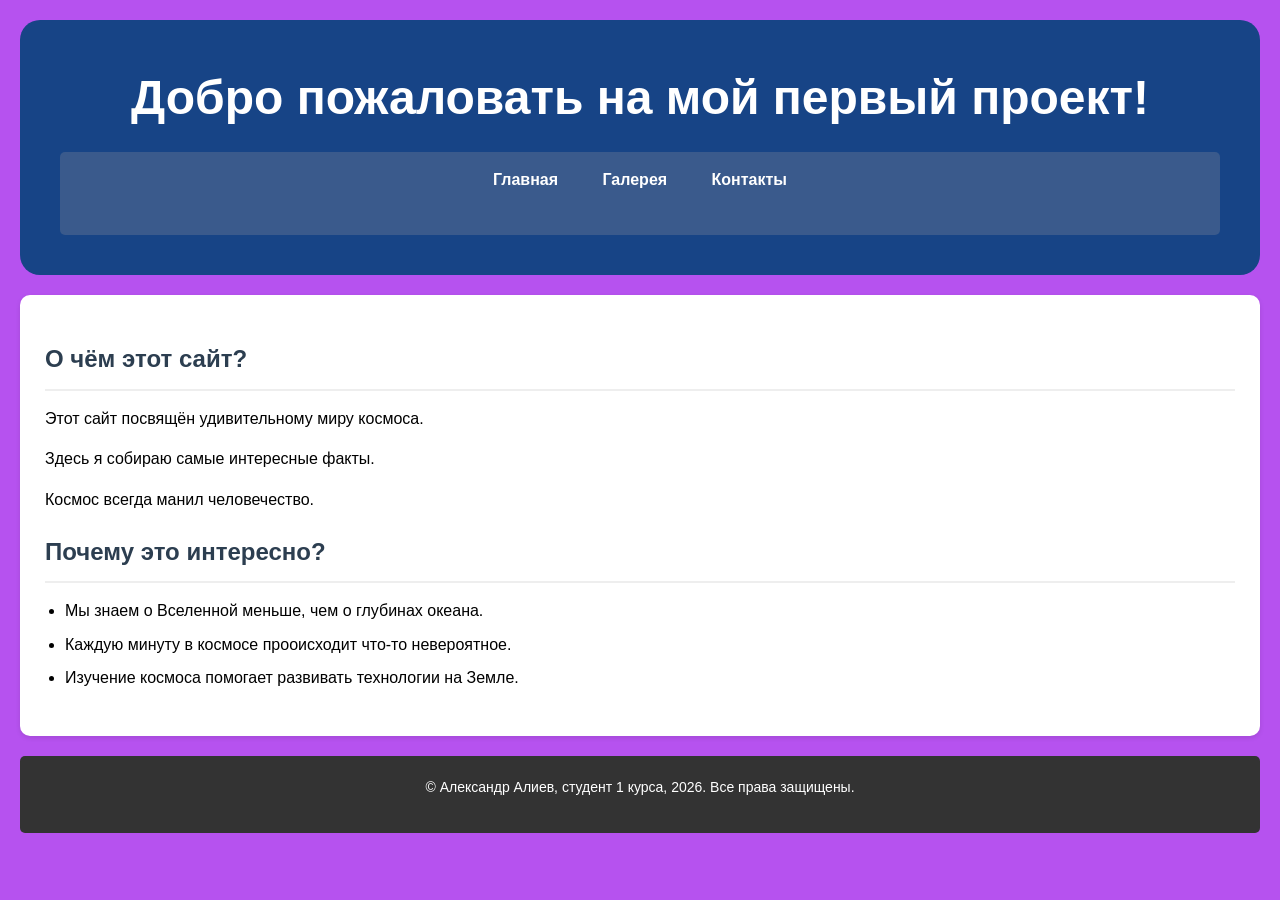
<file: index.html>
<!DOCTYPE html>
<html lang="ru">
<head>
    <meta charset="UTF-8">
    <meta name="viewport" content="width=device-width, initial-scale=1.0">
    <title>Мой первый сайт</title>
    <link rel="stylesheet" href="My%20first%20site/style.css">
</head>
<body>
    <header>
        <h1>Добро пожаловать на мой первый проект!</h1>
        <nav>
            <ul>
                <li><a href="My%20first%20site/index.html">Главная</a></li>
                <li><a href="My%20first%20site/gallery.html">Галерея</a></li>
                <li><a href="My%20first%20site/contacts.html">Контакты</a></li>
            </ul>
        </nav>    
    </header>
    <main>
        <section>
            <h2>О чём этот сайт?</h2>
            <p>Этот сайт посвящён удивительному миру космоса.</p>
            <p>Здесь я собираю самые интересные факты.</p>
            <p>Космос всегда манил человечество.</p>
            <h2>Почему это интересно?</h2>
            <ul>
                <li>Мы знаем о Вселенной меньше, чем о глубинах океана.</li>
                <li>Каждую минуту в космосе прооисходит что-то невероятное.</li>
                <li>Изучение космоса помогает развивать технологии на Земле.</li>
            </ul>
        </section>
    </main>
    <footer>
        <p>© Александр Алиев, студент 1 курса, 2026. Все права защищены.</p>
    </footer>
</body>
</html>
</file>
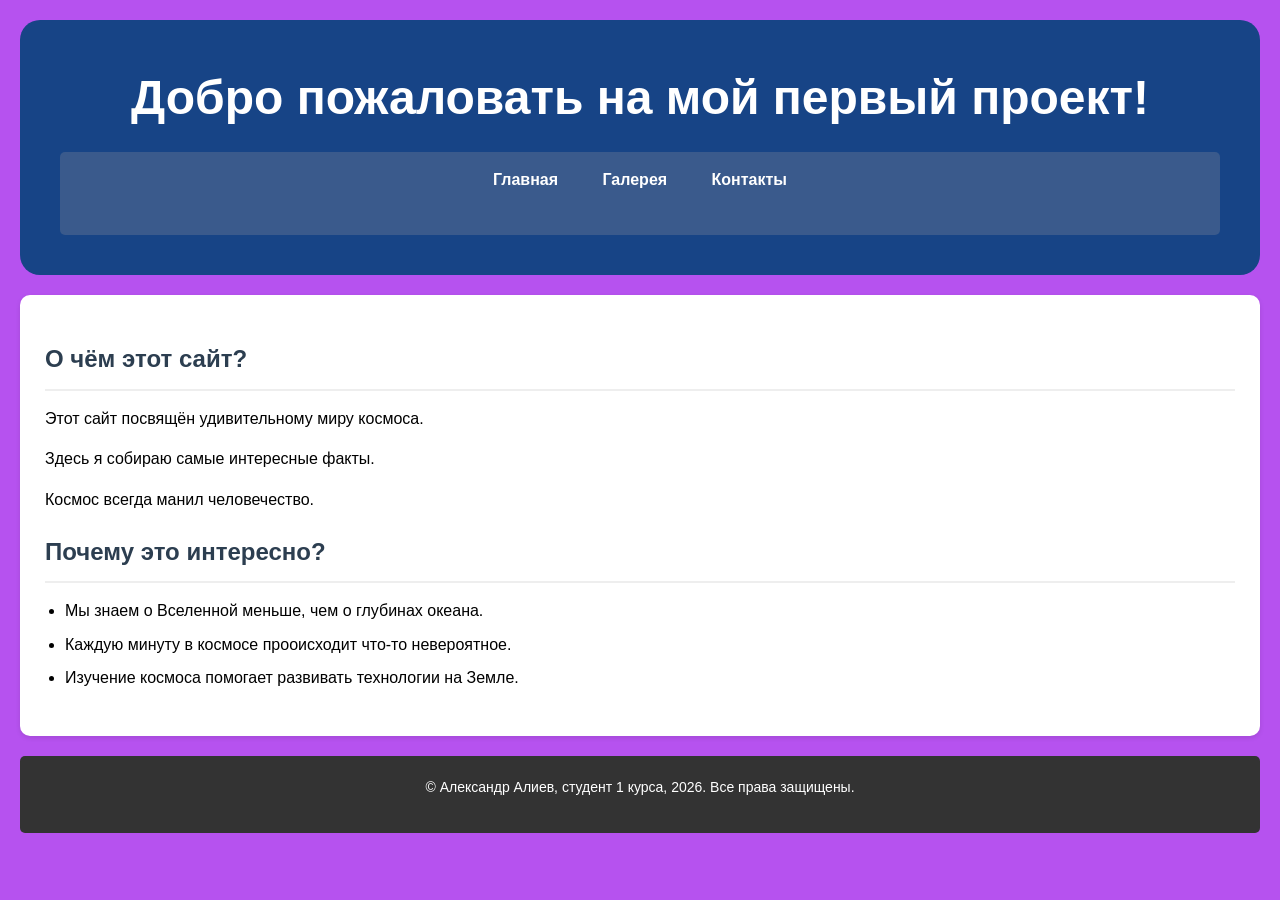
<file: My first site/index.html>
<!DOCTYPE html>
<html lang="ru">
<head>
    <meta charset="UTF-8">
    <meta name="viewport" content="width=device-width, initial-scale=1.0">
    <title>Мой первый сайт</title>
    <link rel="stylesheet" href="style.css">
</head>
<body>
    <header>
        <h1>Добро пожаловать на мой первый проект!</h1>
        <nav>
            <ul>
                <li><a href="index.html">Главная</a></li>
                <li><a href="gallery.html">Галерея</a></li>
                <li><a href="contacts.html">Контакты</a></li>
            </ul>
        </nav>    
    </header>
    <main>
        <section>
            <h2>О чём этот сайт?</h2>
            <p>Этот сайт посвящён удивительному миру космоса.</p>
            <p>Здесь я собираю самые интересные факты.</p>
            <p>Космос всегда манил человечество.</p>
            <h2>Почему это интересно?</h2>
            <ul>
                <li>Мы знаем о Вселенной меньше, чем о глубинах океана.</li>
                <li>Каждую минуту в космосе прооисходит что-то невероятное.</li>
                <li>Изучение космоса помогает развивать технологии на Земле.</li>
            </ul>
        </section>
    </main>
    <footer>
        <p>© Александр Алиев, студент 1 курса, 2026. Все права защищены.</p>
    </footer>
</body>
</html>
</file>
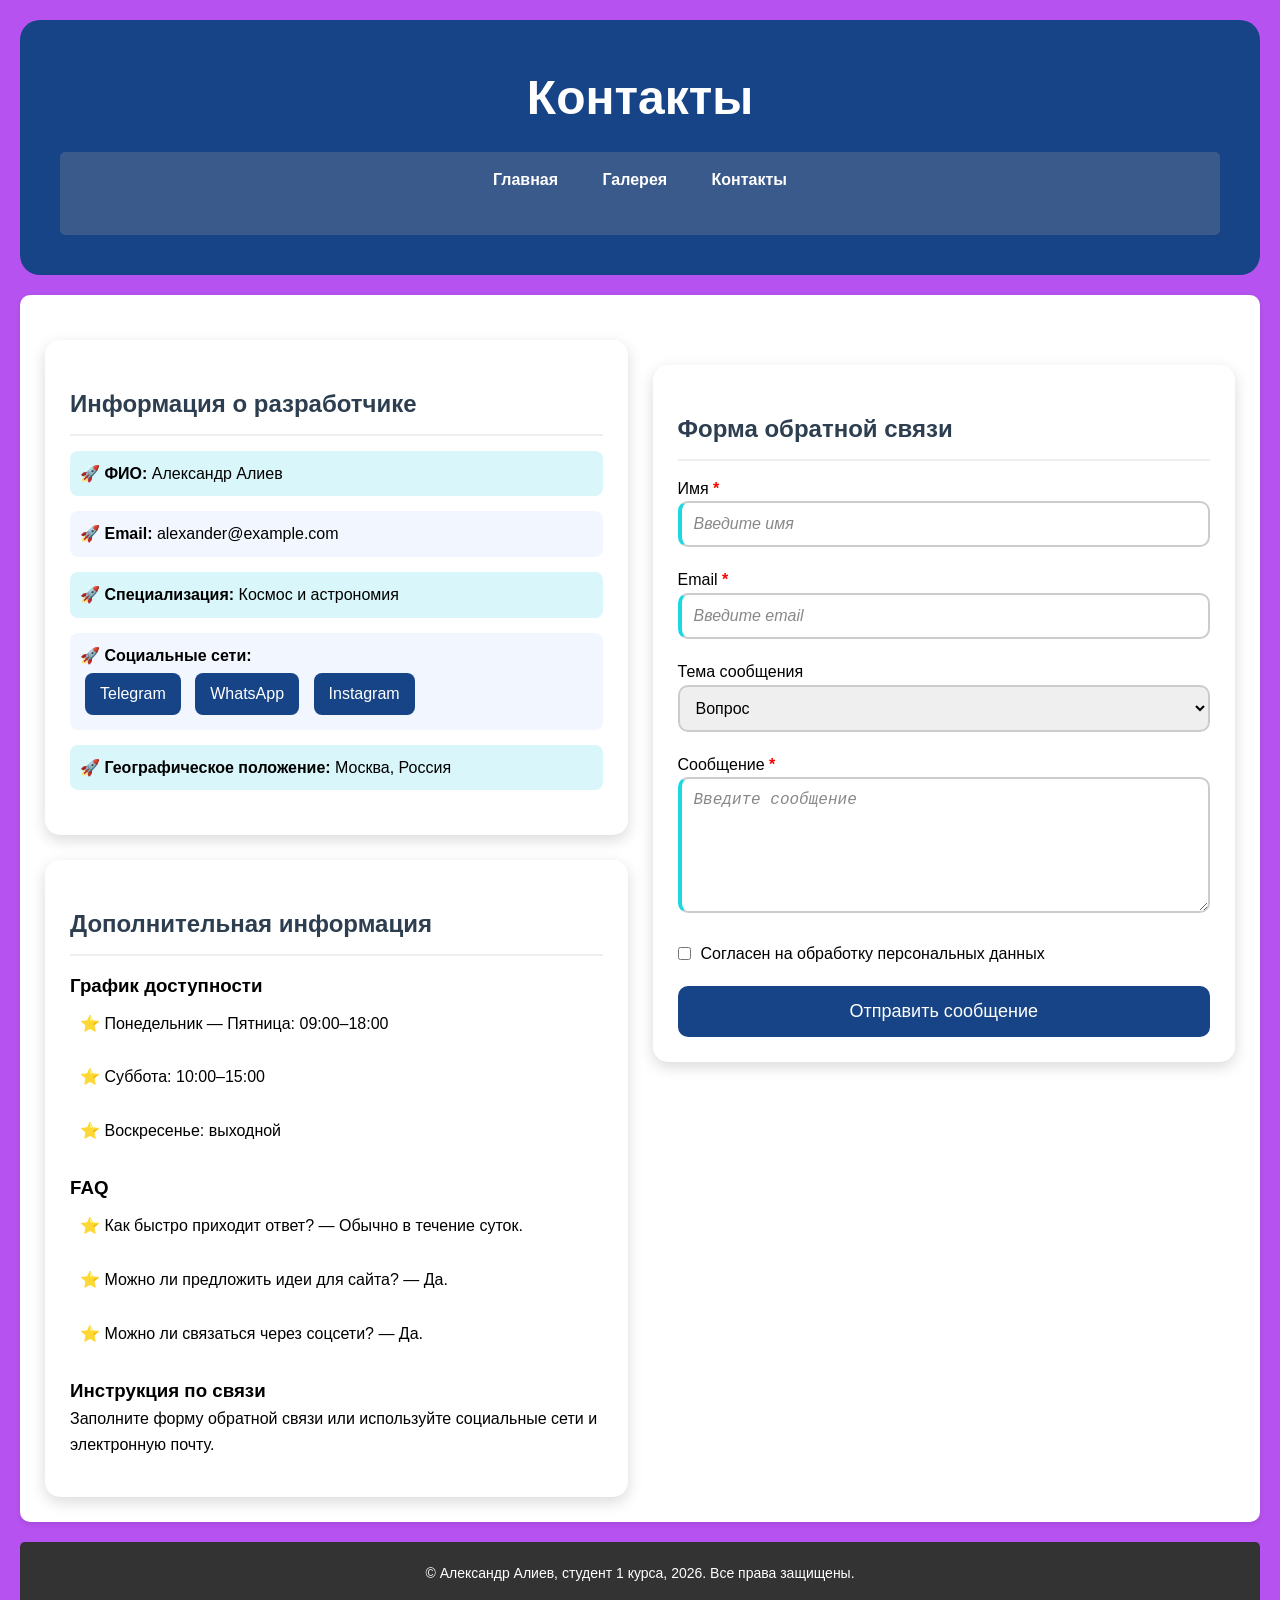
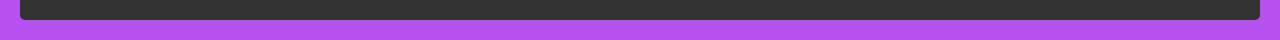
<file: My first site/contacts.html>
<!DOCTYPE html>
<html lang="ru">
<head>
    <meta charset="UTF-8">
    <meta name="viewport" content="width=device-width, initial-scale=1.0">
    <title>Контакты</title>
    <link rel="stylesheet" href="style.css">

<style>

.contact-container {
    display:grid;
    grid-template-columns:1fr 1fr;
    gap:25px;
    margin-top:20px;
}

.contact-card,
.contact-form,
.info-block {
    background:white;
    padding:25px;
    border-radius:15px;
    box-shadow:0 5px 15px rgba(0,0,0,0.15);
    overflow:hidden;
}

.contact-card ul,
.info-block ul {
    list-style:none;
    margin-left:0;
}

.contact-card li {
    margin-bottom:15px;
    padding:10px;
    border-radius:8px;
}

.contact-card li:nth-child(even) {
    background:#f2f7ff;
}

.contact-card li:nth-child(odd) {
    background:#d9f6fa;
}

.contact-card li::before {
    content:"🚀 ";
}

.social-links a {
    display:inline-block;
    margin:5px;
    padding:8px 15px;
    background:#174486;
    color:white;
    text-decoration:none;
    border-radius:8px;
    transition:0.3s;
}

.social-links a:hover {
    background:#1dd7e1;
    transform:translateY(-3px);
}

.contact-form {
    margin-top:25px;
}

.form-group {
    margin-bottom:20px;
    position:relative;
}

.required-label::after {
    content:" *";
    color:red;
    font-weight:bold;
}

input,
textarea,
select {
    width:100%;
    padding:12px;
    border:2px solid #ccc;
    border-radius:10px;
    font-size:16px;
    outline:none;
    transition:0.3s;
}

input:focus,
textarea:focus,
select:focus {
    border-color:#174486;
    box-shadow:0 0 8px rgba(23,68,134,0.4);
}

input:required,
textarea:required {
    border-left:4px solid #1dd7e1;
}

input::placeholder,
textarea::placeholder {
    font-style:italic;
    color:#888;
}

::selection {
    background:#174486;
    color:white;
}

.checkbox-container {
    display:flex;
    align-items:center;
    gap:10px;
}

input[type="checkbox"] {
    width:auto;
}

input[type="checkbox"]:checked {
    transform:scale(1.2);
}

button {
    width:100%;
    padding:15px;
    border:none;
    border-radius:10px;
    background:#174486;
    color:white;
    font-size:18px;
    cursor:pointer;
    transition:0.3s;
}

button:hover {
    background:#1dd7e1;
}

.info-block {
    margin-top:25px;
}

.info-block li {
    padding:10px;
}

.info-block li::before {
    content:"⭐ ";
}

@media(max-width:768px) {

.contact-container{
    grid-template-columns:1fr;
}

header h1 {
    font-size:32px;
}

}

@media(max-width:320px) {

body {
    padding:10px;
}

input,
textarea,
button {
    font-size:14px;
}

}

</style>

</head>
<body>

    <header>
        <h1>Контакты</h1>

            <nav>
                <ul>
                    <li><a href="index.html">Главная</a></li>
                    <li><a href="gallery.html">Галерея</a></li>
                    <li><a href="contacts.html">Контакты</a></li>
                </ul>
            </nav>

    </header>

<main>
    <div class="contact-container">
        
        <div>
            <div class="contact-card">
                <h2>Информация о разработчике</h2>

                <ul>
                    <li><strong>ФИО:</strong> Александр Алиев</li>

                    <li><strong>Email:</strong> alexander@example.com</li>

                    <li><strong>Специализация:</strong> Космос и астрономия</li>

                    <li>
                        <strong>Социальные сети:</strong>

                        <div class="social-links">
                            <a href="#">Telegram</a>
                            <a href="#">WhatsApp</a>
                            <a href="#">Instagram</a>
                        </div>
                    </li>

                    <li><strong>Географическое положение:</strong> Москва, Россия</li>
                </ul>
            </div>

            <div class="info-block">
                <h2>Дополнительная информация</h2>

                <h3>График доступности</h3>

                <ul>
                    <li>Понедельник — Пятница: 09:00–18:00</li>
                    <li>Суббота: 10:00–15:00</li>
                    <li>Воскресенье: выходной</li>
                </ul>

                <h3>FAQ</h3>

                <ul>
                    <li>Как быстро приходит ответ? — Обычно в течение суток.</li>
                    <li>Можно ли предложить идеи для сайта? — Да.</li>
                    <li>Можно ли связаться через соцсети? — Да.</li>
                </ul>

                <h3>Инструкция по связи</h3>

                <p>
                    Заполните форму обратной связи или используйте
                    социальные сети и электронную почту.
                </p>
            </div>
        </div>

        <div>
            <div class="contact-form">
                <h2>Форма обратной связи</h2>

                <form>
                    <div class="form-group">
                        <label class="required-label">
                            Имя
                        </label>

                        <input 
                            type="text"
                            placeholder="Введите имя"
                            required>
                    </div>

                    <div class="form-group">
                        <label class="required-label">
                            Email
                        </label>

                        <input 
                            type="email"
                            placeholder="Введите email"
                            required>
                    </div>

                    <div class="form-group">
                        <label>
                            Тема сообщения
                        </label>

                        <select>
                            <option>Вопрос</option>
                            <option>Предложение</option>
                            <option>Техническая проблема</option>
                            <option>Другое</option>
                        </select>
                    </div>

                    <div class="form-group">
                        <label class="required-label">
                            Сообщение
                        </label>

                        <textarea
                            rows="6"
                            placeholder="Введите сообщение"
                            required></textarea>
                    </div>

                    <div class="form-group checkbox-container">
                        <input 
                            type="checkbox"
                            required>

                        <label>
                            Согласен на обработку персональных данных
                        </label>
                    </div>

                    <button type="submit">
                        Отправить сообщение
                    </button>

                </form>
            </div>
        </div>

    </div>
</main>

<footer>
    <p>© Александр Алиев, студент 1 курса, 2026. Все права защищены.</p>
</footer>

</body>
</html>
</file>
<file: My first site/style.css>
* {
margin: 0;
padding: 0;
box-sizing: border-box;
}

body {
    font-family: Verdana, Geneva, sans-serif;
    background-color: #990ee9b6;
    color: #000000;
    line-height: 1.6;
    padding: 20px;
}

header {
    background-color: #174486;
    color: white;
    padding: 40px;
    text-align: center;
    border-radius: 20px;
    margin-bottom: 20px;
}

header h1 {
    font-size: 48px;
    margin-bottom: 10px;
}

nav {
    background-color: #3a5a8c;
    padding: 15px;
    border-radius: 5px;
    margin-top: 15px;
}

nav ul {
    list-style-type: none;
}

nav ul li {
    display: inline-block;
    margin-right: 20px;
}

nav ul li a {
    color: white;
    text-decoration: none;
    font-weight: bold;
    padding: 5px 10px;
}

nav ul li a:hover {
    background-color: white;
    color: #3a5a8c;
    border-radius: 3px;
}

main {
    background-color: white;
    padding: 25px;
    border-radius: 10px;
    box-shadow: 0 2px 5px rgba(0,0,0,0.1);
    margin-bottom: 20px;
}

h2 {
    color: #2c3e50;
    margin: 20px 0 15px 0;
    padding-bottom: 10px;
    border-bottom: 2px solid #eee;
}

p {
    margin-bottom: 15px;
}

ul {
    margin-left: 20px;
    margin-bottom: 20px;
}

ul li {
    margin-bottom: 8px;
}

footer {
    background-color: #333;
    color: white;
    text-align: center;
    padding: 20px;
    border-radius: 5px;
    font-size: 14px;
}

.gallery-container {
max-width: 1200px;

margin: 0 auto;
padding: 20px;
}

.gallery-header {
background: linear-gradient(135deg, #667eea 0%, #764ba2 100%);
color: white;
padding: 40px 20px;
text-align: center;
border-radius: 0 0 20px 20px;
margin-bottom: 30px;
}

.header-content {
margin-bottom: 30px;
}

.theme-name {
background: rgba(255, 255, 255, 0.2);
padding: 5px 15px;
border-radius: 20px;
font-weight: bold;
}

.nav-grid {
display: grid;
grid-template-columns: repeat(3, 1fr);
gap: 10px;
list-style: none;
padding: 0;
margin: 0;
max-width: 500px;
margin: 0 auto;
}

@media (max-width: 600px) {
.nav-grid {
grid-template-columns: 1fr;
}
}

.nav-link {
display: block;

background: rgba(255, 255, 255, 0.1);
color: white;
text-decoration: none;
padding: 12px;
border-radius: 10px;
transition: all 0.3s;
text-align: center;
}

.nav-link:hover,
.nav-link.active {
background: rgba(255, 255, 255, 0.3);
transform: translateY(-2px);
}

.controls-panel {
display: grid;
grid-template-columns: 1fr auto;
gap: 20px;
align-items: center;
background: #f8f9fa;
padding: 20px;
border-radius: 15px;
margin-bottom: 20px;
}

@media (max-width: 768px) {
.controls-panel {
grid-template-columns: 1fr;
text-align: center;
}
}

.stats {
display: grid;
grid-template-columns: repeat(auto-fit, minmax(200px, 1fr));
gap: 15px;
}

.stat-item {
background: white;
padding: 10px 15px;
border-radius: 10px;
box-shadow: 0 2px 5px rgba(0,0,0,0.1);
}

.view-controls {
display: grid;
grid-template-columns: repeat(2, 1fr);
gap: 10px;
}

.filter-btn {
    margin-bottom: 20px;
    background-color: #2563eb;
    color: #ffffff;
    border-radius: 8px;
    padding: 10px 20px;
    border: none;
    font-size: 16px;
    font-weight: 500;
    cursor: pointer;
    transition: background-color 0.2s ease;
}

.filter-btn:hover {
    background-color: #1d4ed8;
}

.view-btn {
background: white;
border: 2px solid #e0e0e0;
padding: 10px 15px;
border-radius: 8px;
cursor: pointer;
transition: all 0.3s;
}

.view-btn.active {
background: #4a6fa5;
color: white;
border-color: #4a6fa5;
}

.gallery-grid {
display: grid;
grid-template-columns: repeat(auto-fill, minmax(300px, 1fr));
gap: 30px;
margin-bottom: 40px;
}

.gallery-grid.list-view {
grid-template-columns: 1fr;
max-width: 800px;
margin: 0 auto 40px;
}

.image-card {
background: white;
border-radius: 15px;
overflow: hidden;
box-shadow: 0 5px 15px rgba(0,0,0,0.08);
transition: all 0.3s ease;
display: flex;
flex-direction: column;
height: 100%;
}

.image-card:hover {
transform: translateY(-10px);
box-shadow: 0 15px 30px rgba(0,0,0,0.15);
}

.card-image {
position: relative;
height: 200px;
overflow: hidden;
}

.gallery-img {
width: 100%;
height: 100%;
object-fit: cover;
transition: transform 0.5s ease;
}

.image-card:hover .gallery-img {
transform: scale(1.05);
}

.image-overlay {
position: absolute;
top: 10px;
right: 10px;
display: grid;
grid-template-columns: repeat(2, auto);
gap: 10px;
opacity: 0;
transition: opacity 0.3s;
}

.image-card:hover .image-overlay {

opacity: 1;
}

.like-btn, .zoom-btn {
background: rgba(255, 255, 255, 0.9);
border: none;
width: 40px;
height: 40px;
border-radius: 50%;
cursor: pointer;
display: grid;
place-items: center;
font-size: 16px;
transition: all 0.3s;
box-shadow: 0 2px 5px rgba(0,0,0,0.2);
}

.like-btn:hover {
background: #ff6b8b;
color: white;
}

.like-btn.liked {
background: #ff6b8b;
color: white;
}

.like-btn.liked i {
font-weight: 900;
}

.zoom-btn:hover {
background: #4a6fa5;
color: white;
}
.like-count {
margin-left: 5px;
font-size: 14px;
font-weight: bold;
}

.card-content {
padding: 20px;
flex-grow: 1;
display: flex;
flex-direction: column;
}

.image-title {
margin: 0 0 10px 0;
color: #333;
font-size: 18px;
line-height: 1.3;
}
.image-date {
color: #666;
font-size: 14px;
margin-bottom: 15px;
}
.image-description {
color: #777;
font-size: 14px;
line-height: 1.5;
margin-bottom: 15px;
flex-grow: 1;
}

.image-tags {
display: grid;
grid-template-columns: repeat(auto-fill, minmax(80px, auto));
gap: 5px;
}
.tag {
background: #f0f0f0;
color: #666;
padding: 4px 10px;
border-radius: 15px;
font-size: 12px;
text-align: center;
}

.gallery-info {
background: linear-gradient(135deg, #f093fb 0%, #f5576c 100%);
color: white;
padding: 30px;
border-radius: 15px;
text-align: center;
margin-bottom: 30px;
}

.gallery-footer {
margin-top: 20px;    
background: #333;
color: white;
text-align: center;
padding: 20px;
border-radius: 15px 15px 0 0;
}
.footer-content {
display: grid;
grid-template-columns: 1fr;
gap: 10px;
}
.js-status {
color: #28a745;
font-weight: bold;
}

.hidden {
display: none !important;
}

@keyframes fadeIn {
from { opacity: 0; transform: translateY(20px); }
to { opacity: 1; transform: translateY(0); }
}
.image-card {
animation: fadeIn 0.5s ease forwards;
}

.image-card:nth-child(1) { animation-delay: 0.1s; }
.image-card:nth-child(2) { animation-delay: 0.2s; }
.image-card:nth-child(3) { animation-delay: 0.3s; }
.image-card:nth-child(4) { animation-delay: 0.4s; }
.image-card:nth-child(5) { animation-delay: 0.5s; }
.image-card:nth-child(6) { animation-delay: 0.6s; }
</file>
